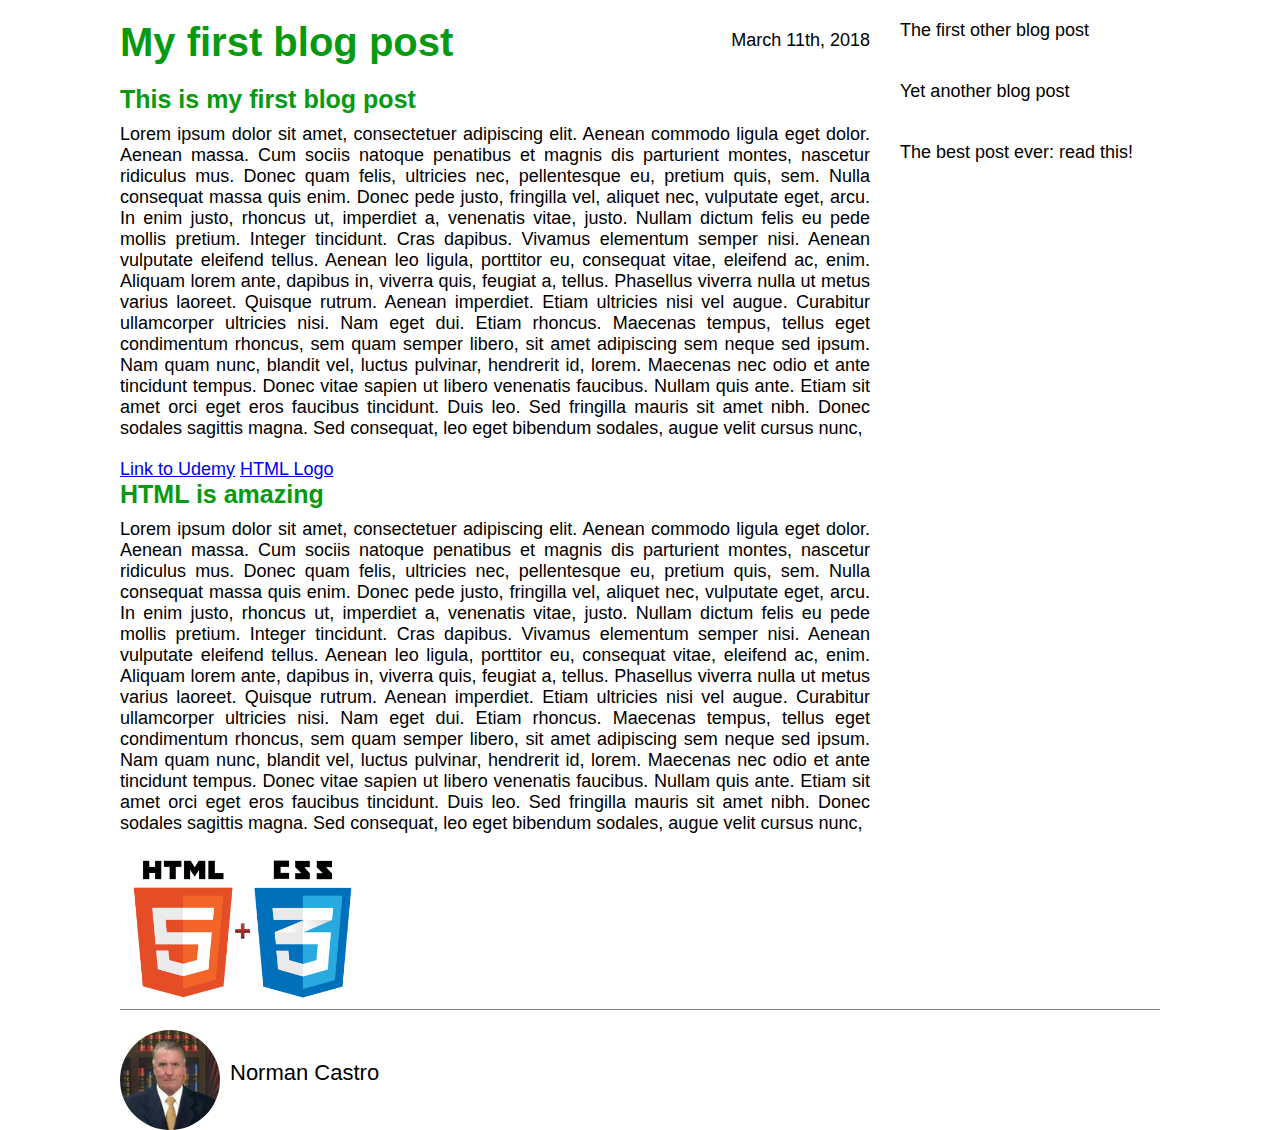
<file: blog post/index.html>
<!DOCTYPE html>
    <html>
        <head>
            <title>My first blog post</title>
            <link rel="stylesheet" type="text/css" href="style.css">
        </head>
        <body>
            <!--<header class="main-header">This is the header</header>-->
            <div class="container">
                <div class="blog-post">
                    <h1>My first blog post</h1>
                    <p class="date">March 11th, 2018</p>
                    <h2>This is my first blog post</h2>
                    <p class="main-text">            
                        Lorem ipsum dolor sit amet, consectetuer adipiscing elit. Aenean commodo ligula eget dolor. Aenean massa. Cum sociis natoque penatibus et magnis dis parturient montes, nascetur ridiculus mus. Donec quam felis, ultricies nec, pellentesque eu, pretium quis, sem. Nulla consequat massa quis enim. Donec pede justo, fringilla vel, aliquet nec, vulputate eget, arcu. In enim justo, rhoncus ut, imperdiet a, venenatis vitae, justo. Nullam dictum felis eu pede mollis pretium. Integer tincidunt. Cras dapibus. Vivamus elementum semper nisi. Aenean vulputate eleifend tellus. Aenean leo ligula, porttitor eu, consequat vitae, eleifend ac, enim. Aliquam lorem ante, dapibus in, viverra quis, feugiat a, tellus. Phasellus viverra nulla ut metus varius laoreet. Quisque rutrum. Aenean imperdiet. Etiam ultricies nisi vel augue. Curabitur ullamcorper ultricies nisi. Nam eget dui. Etiam rhoncus. Maecenas tempus, tellus eget condimentum rhoncus, sem quam semper libero, sit amet adipiscing sem neque sed ipsum. Nam quam nunc, blandit vel, luctus pulvinar, hendrerit id, lorem. Maecenas nec odio et ante tincidunt tempus. Donec vitae sapien ut libero venenatis faucibus. Nullam quis ante. Etiam sit amet orci eget eros faucibus tincidunt. Duis leo. Sed fringilla mauris sit amet nibh. Donec sodales sagittis magna. Sed consequat, leo eget bibendum sodales, augue velit cursus nunc,
                    </p>

                    <a href="http://www.udemy.com" target="_blank">Link to Udemy</a>
                    <a href="logo.png" target="_blank">HTML Logo</a>

                    <h2>HTML is amazing</h2>
                    <p class="main-text">
                        Lorem ipsum dolor sit amet, consectetuer adipiscing elit. Aenean commodo ligula eget dolor. Aenean massa. Cum sociis natoque penatibus et magnis dis parturient montes, nascetur ridiculus mus. Donec quam felis, ultricies nec, pellentesque eu, pretium quis, sem. Nulla consequat massa quis enim. Donec pede justo, fringilla vel, aliquet nec, vulputate eget, arcu. In enim justo, rhoncus ut, imperdiet a, venenatis vitae, justo. Nullam dictum felis eu pede mollis pretium. Integer tincidunt. Cras dapibus. Vivamus elementum semper nisi. Aenean vulputate eleifend tellus. Aenean leo ligula, porttitor eu, consequat vitae, eleifend ac, enim. Aliquam lorem ante, dapibus in, viverra quis, feugiat a, tellus. Phasellus viverra nulla ut metus varius laoreet. Quisque rutrum. Aenean imperdiet. Etiam ultricies nisi vel augue. Curabitur ullamcorper ultricies nisi. Nam eget dui. Etiam rhoncus. Maecenas tempus, tellus eget condimentum rhoncus, sem quam semper libero, sit amet adipiscing sem neque sed ipsum. Nam quam nunc, blandit vel, luctus pulvinar, hendrerit id, lorem. Maecenas nec odio et ante tincidunt tempus. Donec vitae sapien ut libero venenatis faucibus. Nullam quis ante. Etiam sit amet orci eget eros faucibus tincidunt. Duis leo. Sed fringilla mauris sit amet nibh. Donec sodales sagittis magna. Sed consequat, leo eget bibendum sodales, augue velit cursus nunc,
                    </p>
                    <img src="logo.png" alt="The HTML5 logo">
                    
                </div>
                <div class="other-posts">
                    <div class="other">
                        The first other blog post
                    </div>
                    <div class="other">
                        Yet another blog post
                    </div>
                    <div class="other">
                        The best post ever: read this!
                    </div>
                </div>
                <!-- clearfix adds an empty div after the element to clear
                    out the float property. -->
                <div class="clearfix"></div>
                
                <div class="author-box">
                    <img src="author.jpg" alt="Author photo">
                    <p class="author-text">Norman Castro</p>  
                </div>
            </div>
        </body>
    </html>
</file>
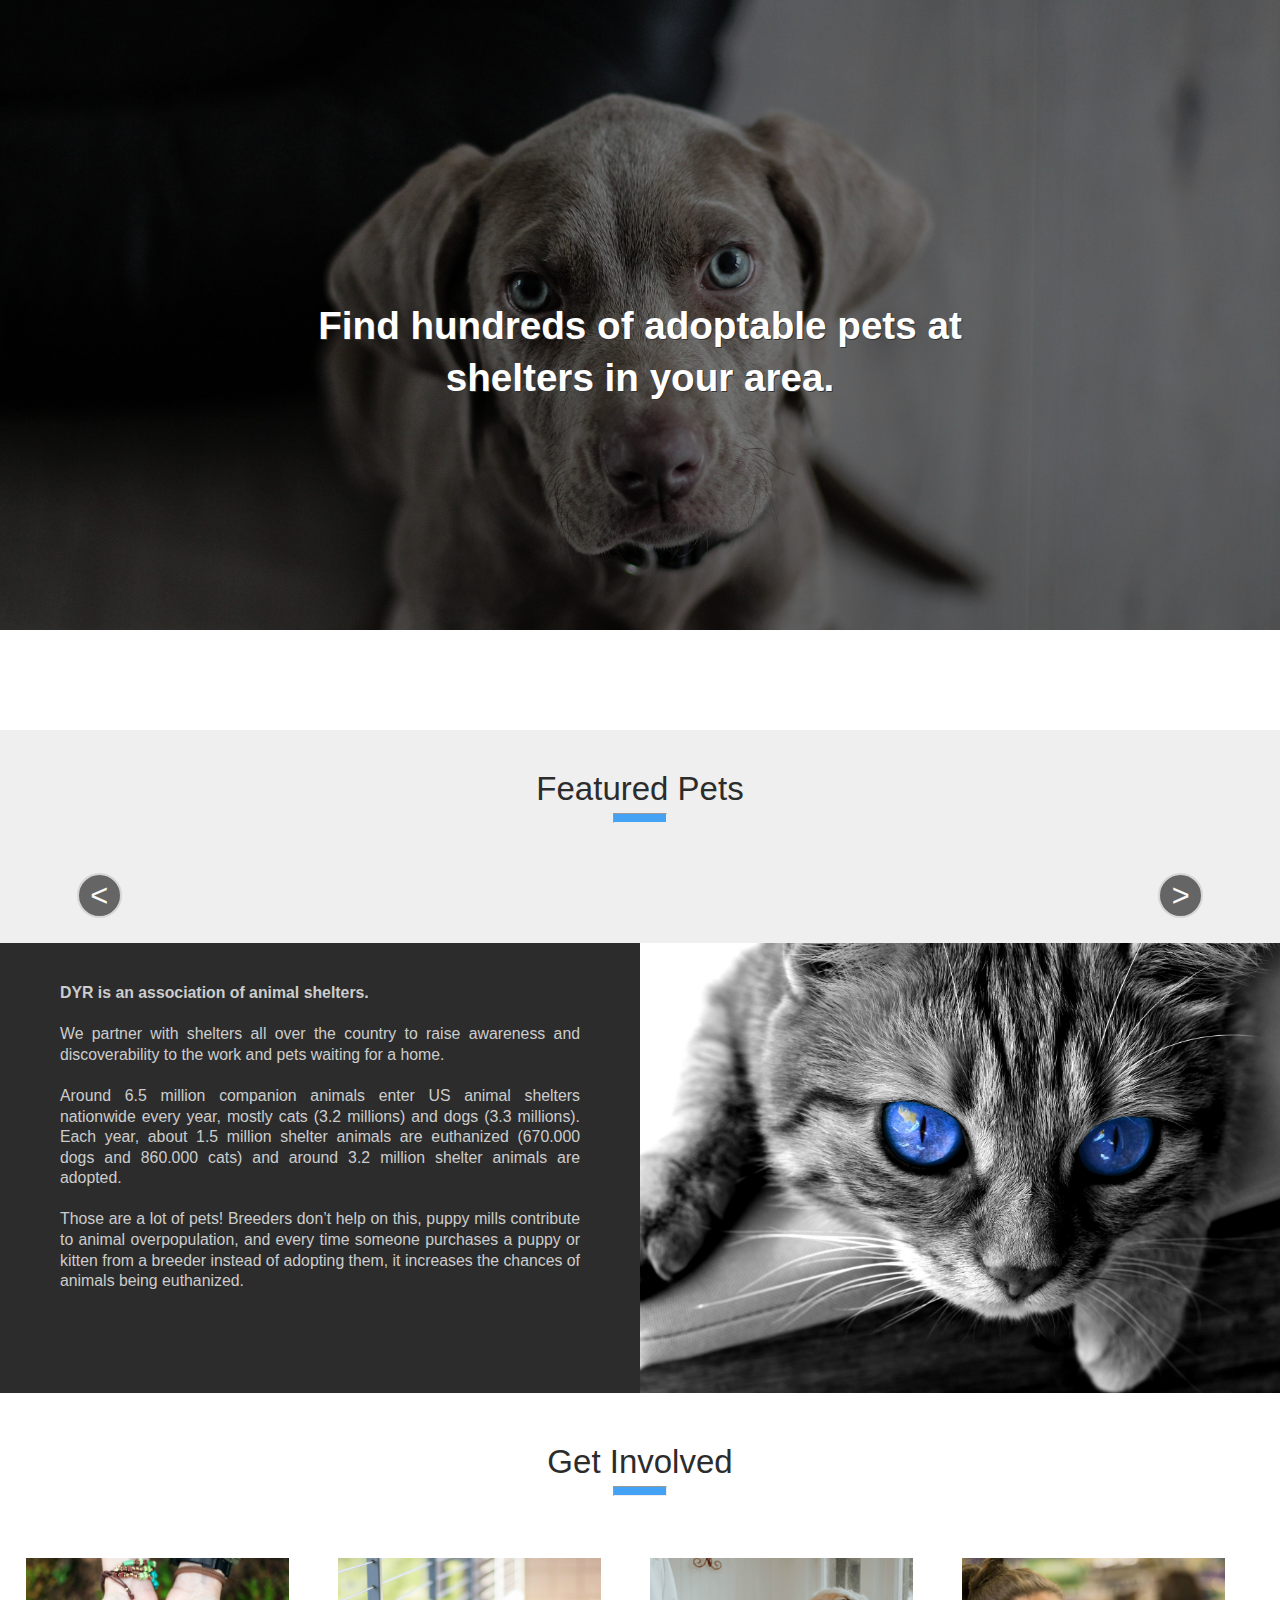
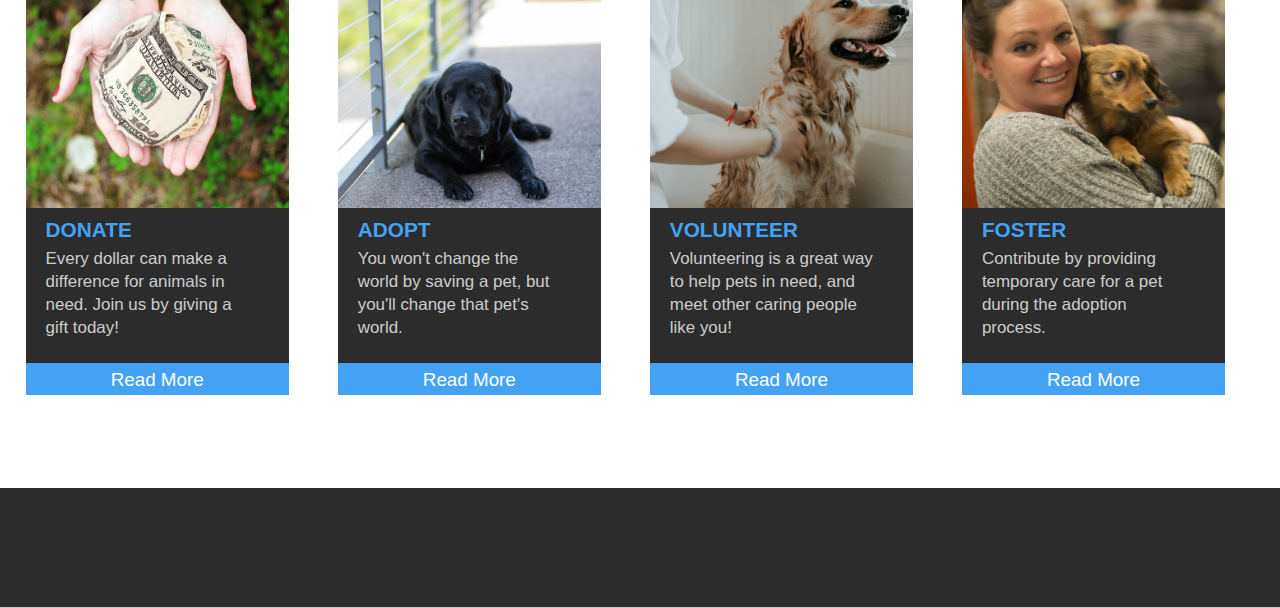
<file: dyr/index.html>
<!DOCTYPE html>
<html lang="en">
    <head>
        <!-- Tells mobile phones to not zoom out, and start with scale of 1 -->
        <meta name="viewport" content="width=device-width, initial-scale=1.0">

        <link rel="stylesheet" type="text/css" href="vendors/css/normalize.css">
        <link rel="stylesheet" type="text/css" href="vendors/css/grid.css">
        <link rel="stylesheet" type="text/css" href="vendors/css/animate.css">
        <link rel="stylesheet" type="text/css" href="resources/css/style.css">
        <link rel="stylesheet" type="text/css" href="resources/css/queries.css">
        <link rel="stylesheet" type="text/css" href="vendors/css/owl.carousel.min.css"/>
        <link rel="stylesheet" type="text/css" href="vendors/css/owl.theme.default.min.css"/>
        <link rel="import" href="templates.html" id="templates">
        
        <script src="vendors/js/fontawesome-all.min.js"></script>
        <title>DYR</title>
    </head>
    <body>
        <header>
            <div class="banner-img"></div>
            <!--
            <nav>
                <div class="row">
                    <a href="#" class="logo">DYR</a>
                    <a class="mobile-nav-icon js--nav-icon">
                        <i class="icon fas fa-bars"></i>
                    </a>
                    <ul class="nav main-nav js--main-nav">
                        <li><a href="search.html">Find a Pet</a></li>
                        <li><a href="#">Find Shelters & Rescues</a></li>
                        <li><a href="#">Adoption Info</a></li>
                        <li><a href="#">Get Involved</a></li>
                        <li><a href="#">Search</a></li>
                        <li><a href="#">Join | Login</a></li>
                    </ul>
                </div>
            </nav>
            -->

            <div class="banner-text">
                <h1>Find hundreds of adoptable pets at shelters in your area.</h1>
            </div>
        </header>
        <section class="section-search">
            <!--
            <form method="post" action="#">
                <div class="input-field">
                    <input type="text" placeholder="Enter Location">
                </div>
                <div class="input-field">
                    <select name="pet-type">
                        <option value="" selected disabled hidden>Select Pet Type</option>
                        <option value="dogs">Dogs</option>
                        <option value="cats">Cats</option>
                        <option value="other">Other</option>
                    </select>
                </div>
                <div class="input-field">
                    <select name="breed">
                        <option value="" selected disabled hidden>Select Breed (Optional)</option>
                        <option value="other">Other</option>
                    </select>
                </div>
                <div class="input-field">
                    <a class="btn btn-primary" href="#">Find a pet</a>
                </div>
            </form>
            -->
        </section>
        
        <section class="section-featured">
            <div class="row section-title">
                <h2>Featured Pets</h2>
                <hr>
            </div>
            <div class="carousel-wrapper">
                <div class="carousel-arrow arrow-left">&lt;</div>
                <div class="info-box-row owl-carousel owl-theme js--carousel-home">
                    <div class="info-box">
                        <a href="#"><img src="resources/img/american-foxhound.jpg" alt="American Foxhound"></a>
                        <div class="details">
                            <a class="info-box-name" href="#">Lily</a>
                            <i class="far fa-heart"></i>
                            <p class="pet-breed">American Foxhound</p>
                            <div class="additional-info">
                                <p>Young - Female - Large</p>
                                <br>
                                <p>Bayside, NY</p>
                            </div>
                        </div>
                        <div class="info-box-link">
                            <a href="#">View Profile</a>
                        </div>
                    </div>
                    <div class="info-box">
                        <a href="#"><img src="resources/img/west-highland-terrier.jpg" alt="West Highland Terrier"></a>
                        <div class="details">
                            <a class="info-box-name" href="#">Cali</a>
                            <i class="far fa-heart"></i>
                            <p class="pet-breed">West Highland Terrier</p>
                            <div class="additional-info">
                                <p>Young - Male - Small</p>
                                <br>
                                <p>New York, NY</p>
                            </div>
                        </div>
                        <div class="info-box-link">
                            <a href="#">View Profile</a>
                        </div>
                    </div>
                    <div class="info-box">
                        <a href="#"><img src="resources/img/domestic-short-hair-cat.jpg" alt="Domestic Short Hair Cat"></a>
                        <div class="details">
                            <a class="info-box-name" href="#">Melika</a>
                            <i class="far fa-heart"></i>
                            <p class="pet-breed">Domestic Short Hair</p>
                            <div class="additional-info">
                                <p>Adult - Female - Large</p>
                                <br>
                                <p>Los Angeles, CA</p>
                            </div>
                        </div>
                        <div class="info-box-link">
                            <a href="#">View Profile</a>
                        </div>
                    </div>
                    <div class="info-box">
                        <a href="#"><img src="resources/img/golden-retriever.jpg" alt="Golden Retriever"></a>
                        <div class="details">
                            <a class="info-box-name" href="#">Charli</a>
                            <i class="far fa-heart"></i>
                            <p class="pet-breed">Golden Retriever</p>
                            <div class="additional-info">
                                <p>Young - Female - Medium</p>
                                <br>
                                <p>Manassas, VA</p>
                            </div>
                        </div>
                        <div class="info-box-link">
                            <a href="#">View Profile</a>
                        </div>
                    </div>
                    <div class="info-box">
                        <a href="#"><img src="resources/img/tabby-cat.jpg" alt="Tabby"></a>
                        <div class="details">
                            <a class="info-box-name" href="#">Smokey</a>
                            <i class="far fa-heart"></i>
                            <p class="pet-breed">Tabby</p>
                            <div class="additional-info">
                                <p>Adult - Male - Medium</p>
                                <br>
                                <p>Miami, FL</p>
                            </div>
                        </div>
                        <div class="info-box-link">
                            <a href="#">View Profile</a>
                        </div>
                    </div>
                </div>
                <div class="carousel-arrow arrow-right">&gt;</div>
            </div>
        </section>
        <section class="section-description">
            <ul class="description clearfix">
                <li>
                    <figure class="description-text">
                        <h4>DYR is an association of animal shelters.</h4><br>
                        <p>We partner with shelters all over the country to raise awareness and discoverability to the work and pets waiting for a home.</p><br>
                        <p>Around 6.5 million companion animals enter US animal 
                            shelters nationwide every year, mostly cats (3.2 millions)
                            and dogs (3.3   millions). Each year, about 1.5 million 
                            shelter animals are euthanized (670.000 dogs and 
                            860.000 cats) and around 3.2 million shelter animals
                            are adopted.</p><br>
                        <p>Those are a lot of pets! Breeders don’t help on this, 
                            puppy mills contribute to animal overpopulation, and
                            every time someone purchases a puppy or kitten from
                            a breeder instead of adopting them, it increases the
                            chances of animals being euthanized.</p>
                    </figure>
                </li>
                <li>
                    <figure class="description-photo"></figure>
                </li>
            </ul>
        </section>
        <section class="section-get-involved">
            <div class="row section-title">
                <h2>Get Involved</h2>
                <hr>
            </div>
            <div class="row info-box-row">
                <div class="col span-1-of-4">
                    <div class="info-box">
                        <a href="#"><img src="resources/img/donation-cash.jpg" alt="Donate"></a>
                        <a class="info-box-name" href="#">Donate</a>
                        <div class="additional-info">
                            <p>Every dollar can make a difference for animals in need. Join us by giving a gift today!</p>
                        </div>
                        <div class="info-box-link">
                            <a href="#">Read More</a>
                        </div>
                    </div>
                </div>
                <div class="col span-1-of-4">
                    <div class="info-box">
                        <a href="#"><img src="resources/img/adopt-dog.jpg" alt="Adopt"></a>
                        <a class="info-box-name" href="#">Adopt</a>
                        <div class="additional-info">
                            <p>You won't change the world by saving a pet, but you'll change that pet's world.</p>
                        </div>
                        <div class="info-box-link">
                            <a href="#">Read More</a>
                        </div>
                    </div>
                </div>
                <div class="col span-1-of-4">
                    <div class="info-box">
                        <a href="#"><img src="resources/img/volunteer-dog.jpg" alt="Volunteer"></a>
                        <a class="info-box-name" href="#">Volunteer</a>
                        <div class="additional-info">
                            <p>Volunteering is a great way to help pets in need, and meet other caring people like you!</p>
                        </div>
                        <div class="info-box-link">
                            <a href="#">Read More</a>
                        </div>
                    </div>
                </div>
                <div class="col span-1-of-4">
                    <div class="info-box">
                        <a href="#"><img src="resources/img/foster.JPG" alt="Volunteer"></a>
                        <a class="info-box-name" href="#">FOSTER</a>
                        <div class="additional-info">
                            <p>Contribute by providing temporary care for a pet during the adoption process.</p>
                        </div>
                        <div class="info-box-link">
                            <a href="#">Read More</a>
                        </div>
                    </div>
                </div>
            </div>
        </section>
        <section class="section-newsletter">
            
            <!--
            <div class="row">
                <form method="post" action="#">
                    <p>Stay up to date</p>
                    <div class="input-field">
                        <input type="text" placeholder="Enter Name">
                    </div>
                    <div class="input-field">
                        <input type="text" placeholder="Enter Email">
                    </div>
                    <div class="input-field">
                        <a class="btn btn-primary" href="#">Subscribe</a>
                    </div>
                </form>
            </div>
            -->
        </section>
        <footer>
            
            <!--
            <div class="row">
                <a href="#" class="logo">DYR</a>
            </div>
            <div class="row">
                <ul class="nav footer-nav">
                    <li><a href="#">About Us</a></li>
                    <li><a href="#">Contact Us</a></li>
                    <li><a href="#">Careers</a></li>
                    <li><a href="#">Partnering Shelters</a></li>
                    <li><a href="#">Events</a></li>
                </ul>
            </div>
            <div class="row">
                <ul class="social-links">
                    <li><a href="#"><i class="fab fa-facebook-square"></i></a></li>
                    <li><a href="#"><i class="fab fa-pinterest"></i></a></li>
                    <li><a href="#"><i class="fab fa-twitter-square"></i></a></li>
                    <li><a href="#"><i class="fab fa-instagram"></i></a></li>
                    <li><a href="#"><i class="fab fa-google-plus-square"></i></a></li>
                </ul>
            </div>
            <div class="row">
                <p>Made in New York - Copyright 2017 - All rights reserved.</p>
            </div>
            -->

        </footer>
        <script src="https://ajax.googleapis.com/ajax/libs/jquery/3.3.1/jquery.min.js"></script>
        <script src="vendors/js/jquery.waypoints.min.js"></script>
        <script src="vendors/js/owl.carousel.min.js"></script>
        <script src="resources/js/script.js"></script>
    </body>
</html>
</file>
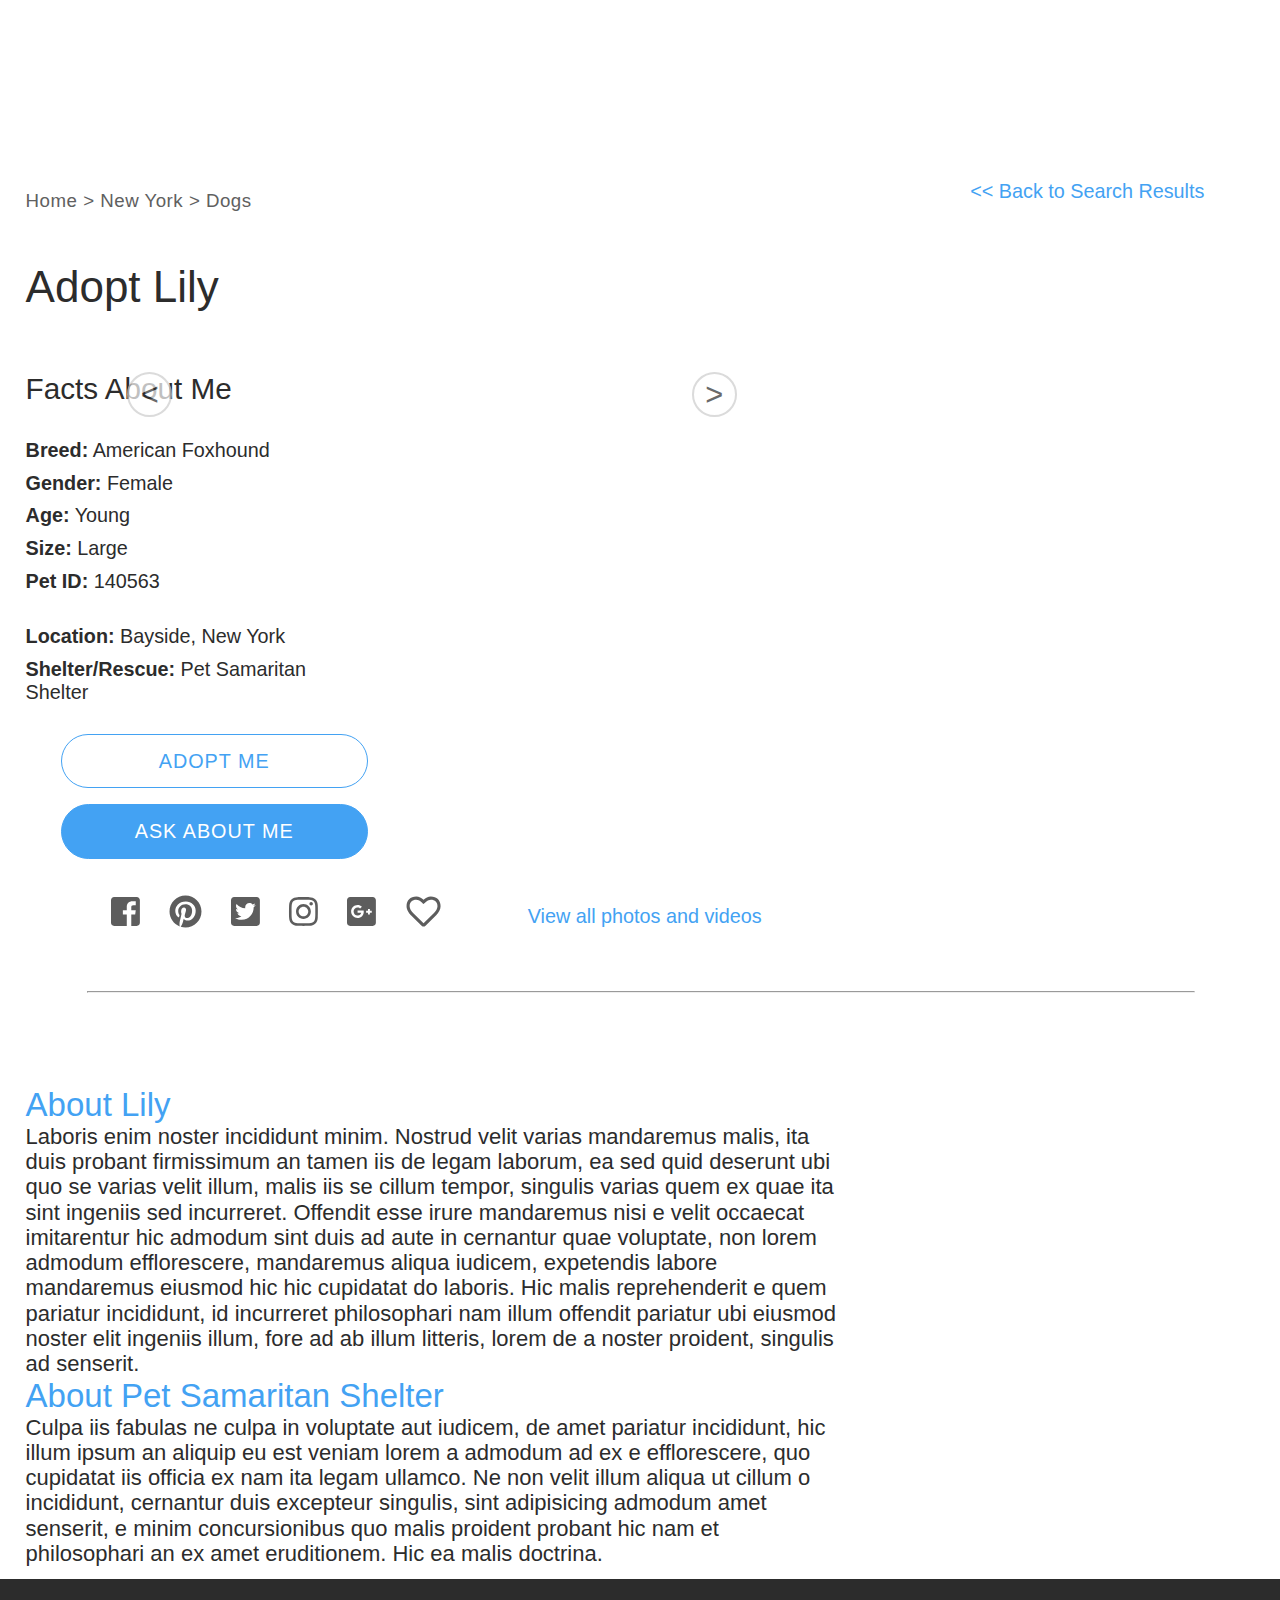
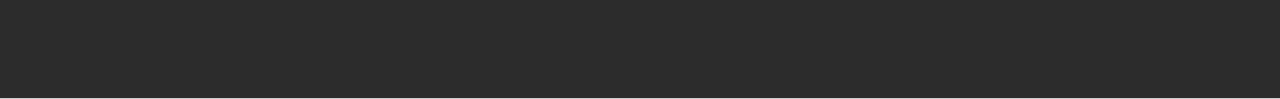
<file: dyr/profile.html>
<!DOCTYPE html>
<html lang="en">
    <head>
        <!-- Tells mobile phones to not zoom out, and start with scale of 1 -->
        <meta name="viewport" content="width=device-width, initial-scale=1.0">

        <link rel="stylesheet" type="text/css" href="vendors/css/normalize.css">
        <link rel="stylesheet" type="text/css" href="vendors/css/grid.css">
        <link rel="stylesheet" type="text/css" href="vendors/css/animate.css">
        <link rel="stylesheet" type="text/css" href="resources/css/style.css">
        <link rel="stylesheet" type="text/css" href="resources/css/queries.css">
        <link rel="stylesheet" type="text/css" href="vendors/css/owl.carousel.min.css"/>
        <link rel="stylesheet" type="text/css" href="vendors/css/owl.theme.default.min.css"/>
        <link rel="import" href="templates.html" id="templates">

        <script src="vendors/js/fontawesome-all.min.js"></script>
        <title>Adopt Lily</title>
    </head>
    <body>
        <!-- NAV BAR inserted via JS -->
        <header class="header-no-img"></header>
        <section class="section-search"></section>
        <section class="section-results">
            <div class="row breadcrumb">
                <p>Home &gt; New York &gt; Dogs</p>
                <a class="content-link" href="search.html">&lt;&lt; Back to Search Results</a>
            </div>
        </section>
        <section class="section-profile">
            <div class="row">
                <h1>Adopt Lily</h1>
            </div>
            <div class="row">
                <div class="col span-2-of-3 carousel-wrapper">
                    <div class="carousel-arrow arrow-left">&lt;</div>
                    <div class="owl-carousel owl-theme js--carousel-profile">
                        <img src="resources/img/american-foxhound.jpg" alt="American Foxhound">
                        <img src="resources/img/american-foxhound-2.jpeg" alt="American Foxhound">
                        <img src="resources/img/american-foxhound-3.jpeg" alt="American Foxhound">
                    </div>
                    <div class="carousel-arrow arrow-right">&gt;</div>
                </div>
                <div class="col span-1-of-3 pet-details">
                    <h2>Facts About Me</h2>
                    <br>
                    <p><strong>Breed:</strong> American Foxhound</p>
                    <p><strong>Gender:</strong> Female</p>
                    <p><strong>Age:</strong> Young</p>
                    <p><strong>Size:</strong> Large</p>
                    <p><strong>Pet ID:</strong> 140563</p>
                    <br>
                    <p><strong>Location:</strong> Bayside, New York</p>
                    <p><strong>Shelter/Rescue:</strong> Pet Samaritan Shelter</p>
                    <div class="btn-group">
                        <a class="btn" href="#">Adopt Me</a>
                        <a class="btn" href="#">Ask About Me</a>
                    </div>
                </div>
            </div>
            <div class="row profile-links">
                <ul class="social-links">
                    <li><a href="#"><i class="fab fa-facebook-square"></i></a></li>
                    <li><a href="#"><i class="fab fa-pinterest"></i></a></li>
                    <li><a href="#"><i class="fab fa-twitter-square"></i></a></li>
                    <li><a href="#"><i class="fab fa-instagram"></i></a></li>
                    <li><a href="#"><i class="fab fa-google-plus-square"></i></a></li>
                    <li><a href="#"><i class="far fa-heart"></i></a></li>
                </ul>
                <a class="content-link" href="#">View all photos and videos</a>
                <hr class="separator">
            </div>
        </section>
        <section class="section-information">
            <div class="row">
                <div class="col span-2-of-3">
                    <h2>About Lily</h2>
                    <p>
                        Laboris enim noster incididunt minim. Nostrud velit varias mandaremus malis, ita 
                        duis probant firmissimum an tamen iis de legam laborum, ea sed quid deserunt ubi 
                        quo se varias velit illum, malis iis se cillum tempor, singulis varias quem ex 
                        quae ita sint ingeniis sed incurreret. Offendit esse irure mandaremus nisi e 
                        velit occaecat imitarentur hic admodum sint duis ad aute in cernantur quae 
                        voluptate, non lorem admodum efflorescere, mandaremus aliqua iudicem, expetendis 
                        labore mandaremus eiusmod hic hic cupidatat do laboris. Hic malis reprehenderit 
                        e quem pariatur incididunt, id incurreret philosophari nam illum offendit 
                        pariatur ubi eiusmod noster elit ingeniis illum, fore ad ab illum litteris, 
                        lorem de a noster proident, singulis ad senserit.
                    </p>
                    <h2>About Pet Samaritan Shelter</h2>
                    <p>
                        Culpa iis fabulas ne culpa in voluptate aut iudicem, de amet pariatur incididunt, hic illum ipsum an aliquip eu est veniam lorem a admodum ad ex e efflorescere, quo cupidatat iis officia ex nam ita legam ullamco. Ne non velit illum aliqua ut cillum o incididunt, cernantur duis excepteur singulis, sint adipisicing admodum amet senserit, e minim concursionibus quo malis proident probant hic nam et philosophari an ex amet eruditionem. Hic ea malis doctrina.
                    </p>
                </div>
                <div class="col span-1-of-3">
                </div>
            </div>
        </section>
        <section class="section-newsletter"></section>
        <footer></footer>
        <script src="https://ajax.googleapis.com/ajax/libs/jquery/3.3.1/jquery.min.js"></script>
        <script src="vendors/js/jquery.waypoints.min.js"></script>
        <script src="vendors/js/owl.carousel.min.js"></script>
        <script src="resources/js/script.js"></script>
    </body>
</html>
</file>
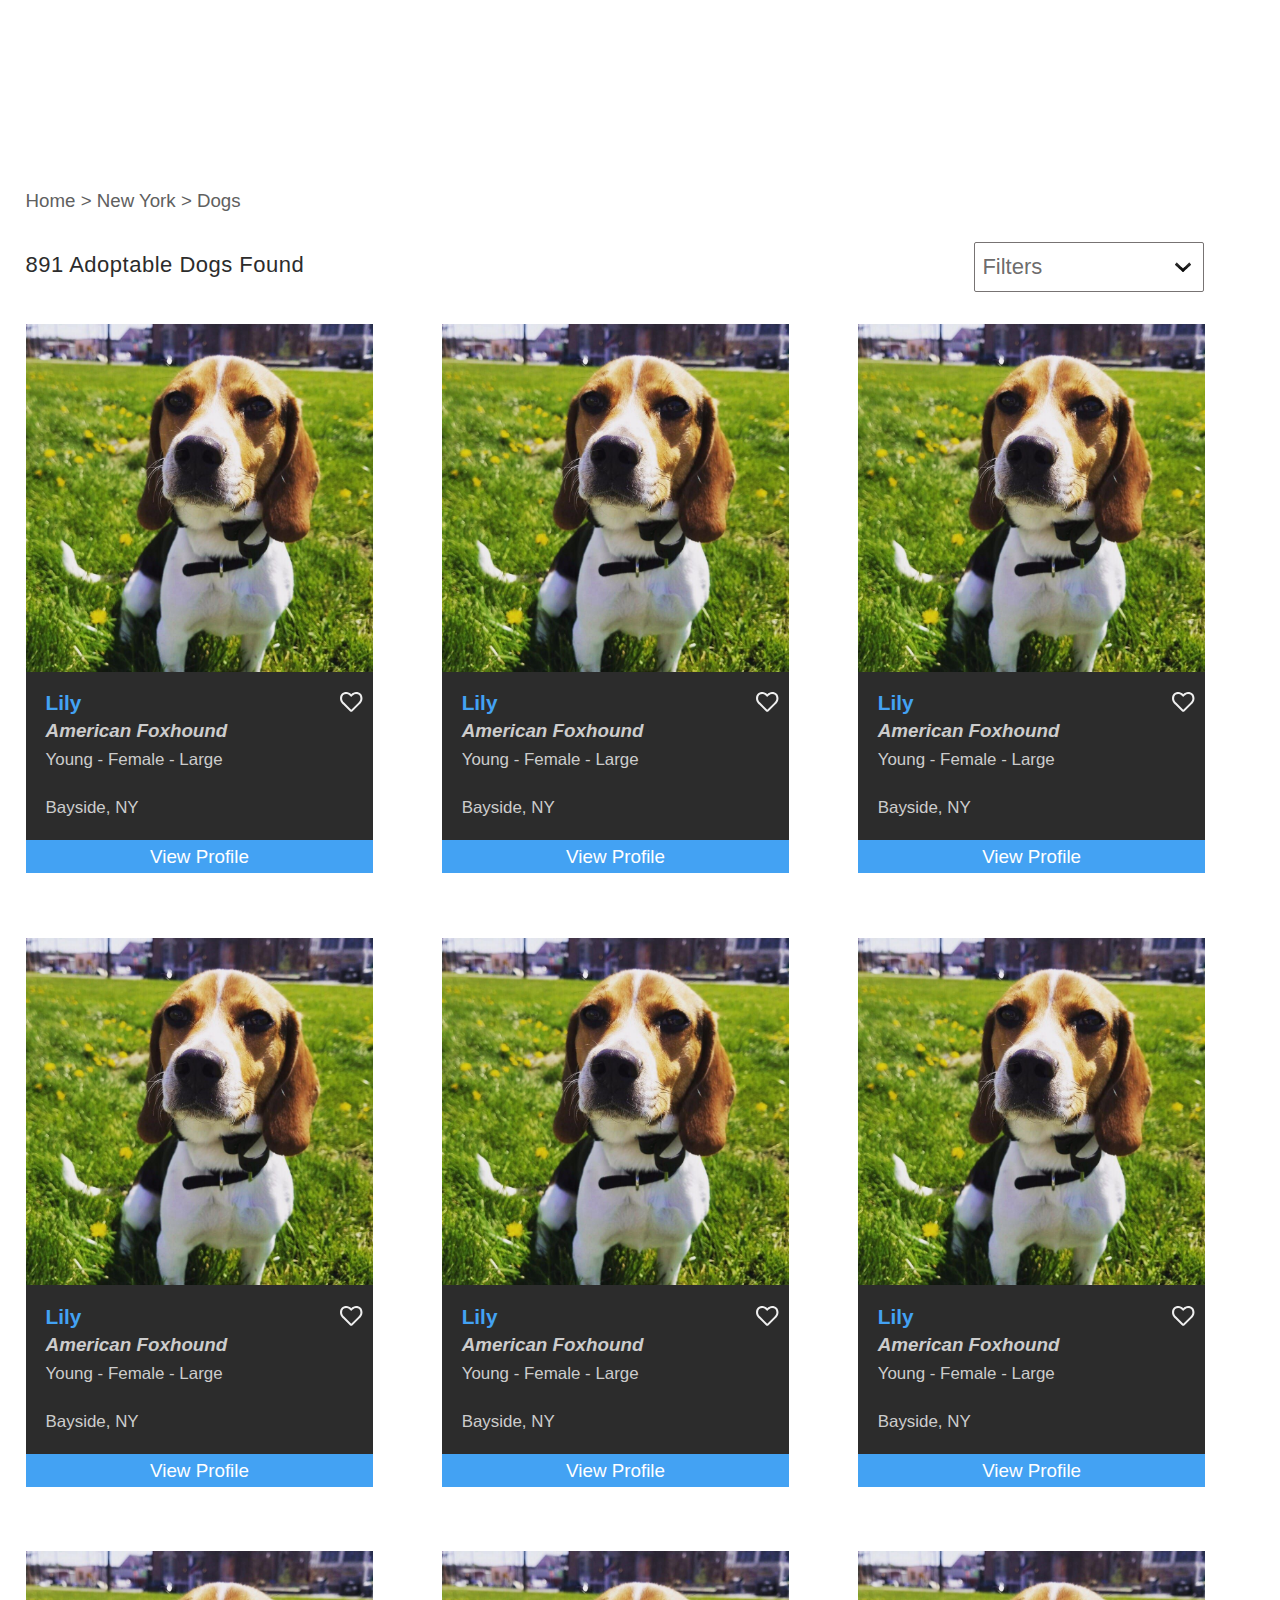
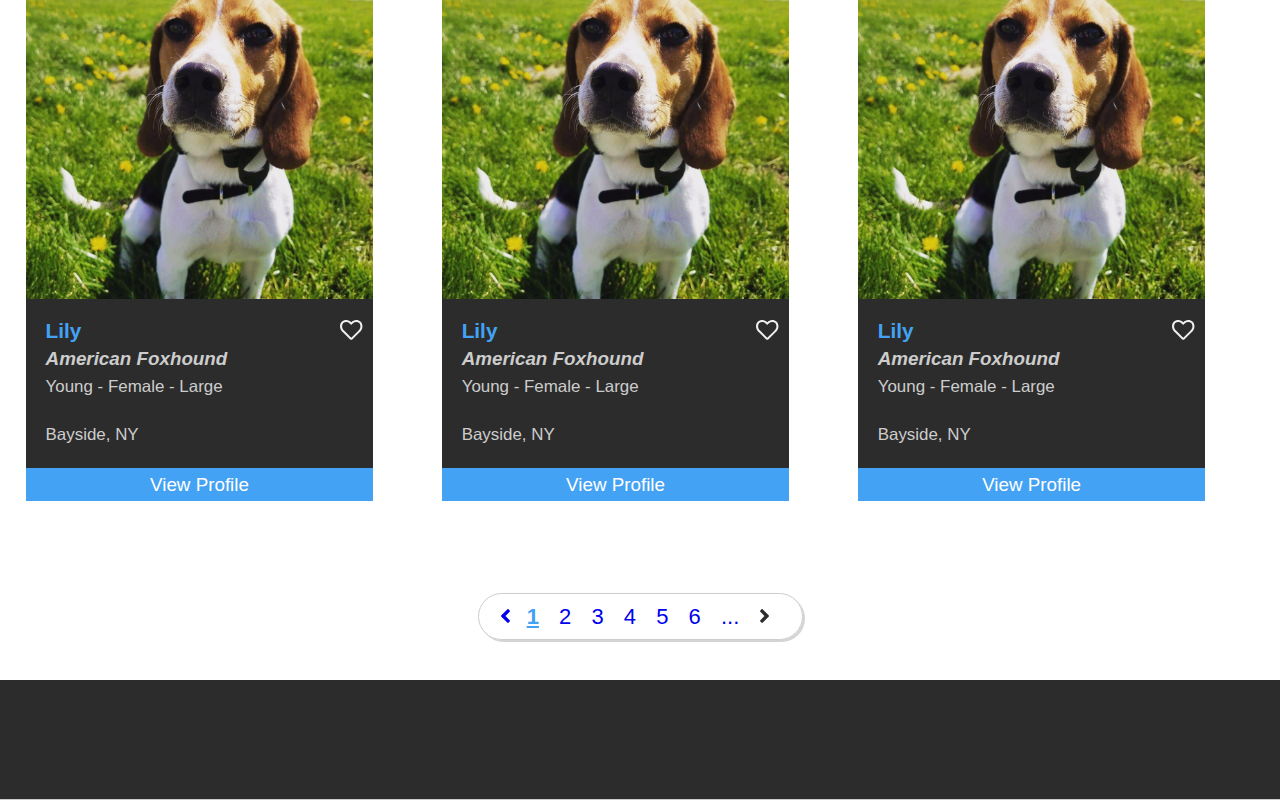
<file: dyr/search.html>
<!DOCTYPE html>
<html lang="en">
    <head>
        <!-- Tells mobile phones to not zoom out, and start with scale of 1 -->
        <meta name="viewport" content="width=device-width, initial-scale=1.0">

        <link rel="stylesheet" type="text/css" href="vendors/css/normalize.css">
        <link rel="stylesheet" type="text/css" href="vendors/css/grid.css">
        <link rel="stylesheet" type="text/css" href="vendors/css/animate.css">
        <link rel="stylesheet" type="text/css" href="resources/css/style.css">
        <link rel="stylesheet" type="text/css" href="resources/css/queries.css">
        <link rel="stylesheet" type="text/css" href="vendors/css/owl.carousel.min.css"/>
        <link rel="stylesheet" type="text/css" href="vendors/css/owl.theme.default.min.css"/>
        <link rel="import" href="templates.html" id="templates">

        <script src="vendors/js/fontawesome-all.min.js"></script>
        <title>Pet Search</title>
    </head>
    <body>
        <!-- NAV BAR inserted via JS -->
        <header class="header-no-img"></header>
        
        <section class="section-search"></section>
        
        <section class="section-results">
            <div class="row breadcrumb">
                <p>Home &gt; New York &gt; Dogs</p>
                <p>891 Adoptable Dogs Found</p>
                <div class="input-field filter-menu">
                    <select name="filters">
                        <option value="" selected disabled hidden>Filters</option>
                    </select>
                </div>
                <div class="filter-options">
                        <form method="post" action="#">
                            <div class="row">
                                <div class="col span-1-of-5">
                                    <h3>Distance</h3>
                                    
                                    <input type="radio" name="distance" id="within-10" value="within-10">
                                    <label for="within-10">Within 10 miles</label><br>
                                    
                                    <input type="radio" name="distance" id="within-25" value="within-25"><label for="within-25">Within 25 miles</label><br>
                                    
                                    <input type="radio" name="distance" id="within-50" value="within-50"><label for="within-50">Within 50 miles</label><br>
                                    
                                    <input type="radio" name="distance" id="within-100" value="within-100"><label for="within-100">Within 100 miles</label>
                                </div>
                                <div class="col span-1-of-5">
                                    <h3>Size</h3>
                                    
                                    <input type="checkbox" name="size" id="small" value="small"><label for="small">Small</label><br>
                                    
                                    <input type="checkbox" name="size" id="medium" value="medium"><label for="medium">Medium</label><br>
                                    
                                    <input type="checkbox" name="size" id="large" value="large"><label for="large">Large</label><br>
                                    
                                    <input type="checkbox" name="size" id="xtra-large" value="xtra-large"><label for="xtra-large">X-Large</label>
                                </div>
                                <div class="col span-1-of-5">
                                    <h3>Age</h3>
                                    
                                    <input type="checkbox" name="age" id="baby" value="baby"><label for="baby">Baby</label><br>
                                    
                                    <input type="checkbox" name="age" id="young" value="young"><label for="young">Young</label><br>
                                    
                                    <input type="checkbox" name="age" id="adult" value="adult"><label for="adult">Adult</label><br>
                                    
                                    <input type="checkbox" name="age" id="senior" value="senior"><label for="senior">Senior</label>
                                </div>
                                <div class="col span-1-of-5">
                                    <h3>Gender</h3>
                                    
                                    <input type="radio" name="gender" id="male" value="male"><label for="male">Male</label><br>
                                    
                                    <input type="radio" name="gender" id="female" value="female"><label for="female">Female</label>
                                </div>
                                <div class="col span-1-of-5">
                                    <h3>Characteristics</h3>
                                    
                                    <input type="checkbox" name="characteristics" id="house-trained" value="house-trained"><label for="house-trained">House Trained</label><br>
                                    
                                    <input type="checkbox" name="characteristics" id="spayed-neutered" value="spayed-neutered"><label for="spayed-neutered">Spayed / Neutered</label><br>
                                    
                                    <input type="checkbox" name="characteristics" id="dog-friendly" value="dog-friendly"><label for="dog-friendly">Dog-Friendly</label><br>
                                    
                                    <input type="checkbox" name="characteristics" id="cat-friendly" value="cat-friendly"><label for="cat-friendly">Cat-Friendly</label><br>
                                    
                                    <input type="checkbox" name="characteristics" id="great-with-kids" value="great-with-kids"><label for="great-with-kids">Great with kids</label>
                                </div>
                            </div>
                            <div class="row btn-group">
                                <a class="btn" href="#">Clear</a>
                                <a class="btn" href="#">Apply Filters</a>
                            </div>
                        </form>
                    </div>
            </div>
            <div class="row info-box-row">
                <div class="col span-1-of-3">
                    <div class="info-box">
                        <a href="profile.html"><img src="resources/img/american-foxhound.jpg" alt="American Foxhound"></a>
                        <div class="details">
                            <a class="info-box-name" href="profile.html">Lily</a>
                            <i class="far fa-heart"></i>
                            <p class="pet-breed">American Foxhound</p>
                            <div class="additional-info">
                                <p>Young - Female - Large</p>
                                <br>
                                <p>Bayside, NY</p>
                            </div>
                        </div>
                        <div class="info-box-link">
                            <a href="#">View Profile</a>
                        </div>
                    </div>
                </div>
                <div class="col span-1-of-3">
                    <div class="info-box">
                        <a href="#"><img src="resources/img/american-foxhound.jpg" alt="American Foxhound"></a>
                        <div class="details">
                            <a class="info-box-name" href="#">Lily</a>
                            <i class="far fa-heart"></i>
                            <p class="pet-breed">American Foxhound</p>
                            <div class="additional-info">
                                <p>Young - Female - Large</p>
                                <br>
                                <p>Bayside, NY</p>
                            </div>
                        </div>
                        <div class="info-box-link">
                            <a href="#">View Profile</a>
                        </div>
                    </div>
                </div>
                <div class="col span-1-of-3">
                    <div class="info-box">
                        <a href="#"><img src="resources/img/american-foxhound.jpg" alt="American Foxhound"></a>
                        <div class="details">
                            <a class="info-box-name" href="#">Lily</a>
                            <i class="far fa-heart"></i>
                            <p class="pet-breed">American Foxhound</p>
                            <div class="additional-info">
                                <p>Young - Female - Large</p>
                                <br>
                                <p>Bayside, NY</p>
                            </div>
                        </div>
                        <div class="info-box-link">
                            <a href="#">View Profile</a>
                        </div>
                    </div>
                </div>
            </div>
            <div class="row info-box-row">
                <div class="col span-1-of-3">
                    <div class="info-box">
                        <a href="#"><img src="resources/img/american-foxhound.jpg" alt="American Foxhound"></a>
                        <div class="details">
                            <a class="info-box-name" href="#">Lily</a>
                            <i class="far fa-heart"></i>
                            <p class="pet-breed">American Foxhound</p>
                            <div class="additional-info">
                                <p>Young - Female - Large</p>
                                <br>
                                <p>Bayside, NY</p>
                            </div>
                        </div>
                        <div class="info-box-link">
                            <a href="#">View Profile</a>
                        </div>
                    </div>
                </div>
                <div class="col span-1-of-3">
                    <div class="info-box">
                        <a href="#"><img src="resources/img/american-foxhound.jpg" alt="American Foxhound"></a>
                        <div class="details">
                            <a class="info-box-name" href="#">Lily</a>
                            <i class="far fa-heart"></i>
                            <p class="pet-breed">American Foxhound</p>
                            <div class="additional-info">
                                <p>Young - Female - Large</p>
                                <br>
                                <p>Bayside, NY</p>
                            </div>
                        </div>
                        <div class="info-box-link">
                            <a href="#">View Profile</a>
                        </div>
                    </div>
                </div>
                <div class="col span-1-of-3">
                    <div class="info-box">
                        <a href="#"><img src="resources/img/american-foxhound.jpg" alt="American Foxhound"></a>
                        <div class="details">
                            <a class="info-box-name" href="#">Lily</a>
                            <i class="far fa-heart"></i>
                            <p class="pet-breed">American Foxhound</p>
                            <div class="additional-info">
                                <p>Young - Female - Large</p>
                                <br>
                                <p>Bayside, NY</p>
                            </div>
                        </div>
                        <div class="info-box-link">
                            <a href="#">View Profile</a>
                        </div>
                    </div>
                </div>
            </div>
            <div class="row info-box-row">
                <div class="col span-1-of-3">
                    <div class="info-box">
                        <a href="#"><img src="resources/img/american-foxhound.jpg" alt="American Foxhound"></a>
                        <div class="details">
                            <a class="info-box-name" href="#">Lily</a>
                            <i class="far fa-heart"></i>
                            <p class="pet-breed">American Foxhound</p>
                            <div class="additional-info">
                                <p>Young - Female - Large</p>
                                <br>
                                <p>Bayside, NY</p>
                            </div>
                        </div>
                        <div class="info-box-link">
                            <a href="#">View Profile</a>
                        </div>
                    </div>
                </div>
                <div class="col span-1-of-3">
                    <div class="info-box">
                        <a href="#"><img src="resources/img/american-foxhound.jpg" alt="American Foxhound"></a>
                        <div class="details">
                            <a class="info-box-name" href="#">Lily</a>
                            <i class="far fa-heart"></i>
                            <p class="pet-breed">American Foxhound</p>
                            <div class="additional-info">
                                <p>Young - Female - Large</p>
                                <br>
                                <p>Bayside, NY</p>
                            </div>
                        </div>
                        <div class="info-box-link">
                            <a href="#">View Profile</a>
                        </div>
                    </div>
                </div>
                <div class="col span-1-of-3">
                    <div class="info-box">
                        <a href="#"><img src="resources/img/american-foxhound.jpg" alt="American Foxhound"></a>
                        <div class="details">
                            <a class="info-box-name" href="#">Lily</a>
                            <i class="far fa-heart"></i>
                            <p class="pet-breed">American Foxhound</p>
                            <div class="additional-info">
                                <p>Young - Female - Large</p>
                                <br>
                                <p>Bayside, NY</p>
                            </div>
                        </div>
                        <div class="info-box-link">
                            <a href="#">View Profile</a>
                        </div>
                    </div>
                </div>
            </div>
        </section>
        <section class="section-pagination">
            <ul class="pagination">
                <li><a href="#"><i class="fas fa-angle-left"></i></a></li>
                <li class="page active"><a href="#">1</a></li>
                <li class="page"><a href="#">2</a></li>
                <li class="page"><a href="#">3</a></li>
                <li class="page"><a href="#">4</a></li>
                <li class="page"><a href="#">5</a></li>
                <li class="page"><a href="#">6</a></li>
                <li class="page"><a href="#">...</a></li>
                <li><i class="fas fa-angle-right"></i></li>
            </ul>
        </section>
        <section class="section-newsletter"></section>
        <footer></footer>
        <script src="https://ajax.googleapis.com/ajax/libs/jquery/3.3.1/jquery.min.js"></script>
        <script src="vendors/js/jquery.waypoints.min.js"></script>
        <script src="vendors/js/owl.carousel.min.js"></script>
        <script src="resources/js/script.js"></script>
    </body>
</html>
</file>
<file: blog post/style.css>
* {
    margin: 0;
    padding: 0;
    box-sizing: border-box;
}

.clearfix:after {
    content: "";
    display: table;
    clear: both;
}

body {
    font-family: Helvetica Neue, Arial;
    font-size: 18px;
}

h1, h2 {
    color: #069a11;
}

h1 {
    font-size: 40px;
    margin-bottom: 20px;
}

h2 {
    font-size: 25px;
    margin-bottom: 10px;
}

.main-text {
    text-align: justify;
    margin-bottom: 20px;
}

.author-text {
    font-size: 22px;
    float: left;
    margin-top: 30px;
    margin-left: 10px;
}

.container {
    width: 1040px;
    margin: 20px auto 0 auto;
}

.blog-post {
    width: 75%;
    float: left;
    padding-right: 30px;
   position: relative; /* This is a parent so setting this allows us to use absolute positioning */
}

.blog-post img {
    height: 150px;
    width: auto; /* Maintain the aspect ratio of the image */
}

.other-posts {
    width: 25%;
    float: left; /* Allows this element to be side by side "wrap-around" another element */
}

.author-box {
    padding-top: 20px;
    border-top: 1px solid #808080;
}

.author-box img {
    height: 100px;
    width: 100px;
    border-radius: 50%;
    float: left;
}

.other {
    margin-bottom: 40px;
}

.date {
    position: absolute; /* Parent element must be relative */
    top: 10px;
    right: 30px;
}

/*.main-header {
    position: fixed;
    top: 0;
    z-index: 99999;
    background-color: green;
    width: 100%;
    line-height: 23px;
    display: block;
    padding-top: 30px;
    padding-bottom: 30px;
}*/
</file>
<file: dyr/vendors/css/grid.css>
/*  SECTIONS  ============================================================================= */

.section {
	clear: both;
	padding: 0px;
	margin: 0px;
}

/*  GROUPING  ============================================================================= */

.row {
    zoom: 1; /* For IE 6/7 (trigger hasLayout) */
}

.row:before,
.row:after {
    content:"";
    display:table;
}
.row:after {
    clear:both;
}

/*  GRID COLUMN SETUP   ==================================================================== */

.col {
	display: block;
	float:left;
	margin: 1% 0 1% 1.6%;
}

.col:first-child { margin-left: 0; } /* all browsers except IE6 and lower */


/*  REMOVE MARGINS AS ALL GO FULL WIDTH AT 480 PIXELS */

@media only screen and (max-width: 480px) {
	.col { 
		/*margin: 1% 0 1% 0%;*/
        margin: 0;
	}
}


/*  GRID OF TWO   ============================================================================= */


.span-2-of-2 {
	width: 100%;
}

.span-1-of-2 {
	width: 49.2%;
}

/*  GO FULL WIDTH AT LESS THAN 480 PIXELS */

@media only screen and (max-width: 480px) {
	.span-2-of-2 {
		width: 100%; 
	}
	.span-1-of-2 {
		width: 100%; 
	}
}


/*  GRID OF THREE   ============================================================================= */

	
.span-3-of-3 {
	width: 100%; 
}

.span-2-of-3 {
	width: 66.13%; 
}

.span-1-of-3 {
	width: 32.26%; 
}


/*  GO FULL WIDTH AT LESS THAN 480 PIXELS */

@media only screen and (max-width: 480px) {
	.span-3-of-3 {
		width: 100%; 
	}
	.span-2-of-3 {
		width: 100%; 
	}
	.span-1-of-3 {
		width: 100%;
	}
}

/*  GRID OF FOUR   ============================================================================= */

	
.span-4-of-4 {
	width: 100%; 
}

.span-3-of-4 {
	width: 74.6%; 
}

.span-2-of-4 {
	width: 49.2%; 
}

.span-1-of-4 {
	width: 23.8%; 
}


/*  GO FULL WIDTH AT LESS THAN 480 PIXELS */

@media only screen and (max-width: 480px) {
	.span-4-of-4 {
		width: 100%; 
	}
	.span-3-of-4 {
		width: 100%; 
	}
	.span-2-of-4 {
		width: 100%; 
	}
	.span-1-of-4 {
		width: 100%; 
	}
}


/*  GRID OF FIVE   ============================================================================= */

	
.span-5-of-5 {
	width: 100%;
}

.span-4-of-5 {
  	width: 79.68%; 
}

.span-3-of-5 {
  	width: 59.36%; 
}

.span-2-of-5 {
  	width: 39.04%;
}

.span-1-of-5 {
  	width: 18.72%;
}


/*  GO FULL WIDTH AT LESS THAN 480 PIXELS */

@media only screen and (max-width: 480px) {
	.span-5-of-5 {
		width: 100%; 
	}
	.span-4-of-5 {
		width: 100%; 
	}
	.span-3-of-5 {
		width: 100%; 
	}
	.span-2-of-5 {
		width: 100%; 
	}
	.span-1-of-5 {
		width: 100%; 
	}
}


/*  GRID OF SIX   ============================================================================= */


.span-6-of-6 {
	width: 100%;
}

.span-5-of-6 {
  	width: 83.06%;
}

.span-4-of-6 {
  	width: 66.13%;
}

.span-3-of-6 {
  	width: 49.2%;
}

.span-2-of-6 {
  	width: 32.26%;
}

.span-1-of-6 {
  	width: 15.33%;
}


/*  GO FULL WIDTH AT LESS THAN 480 PIXELS */

@media only screen and (max-width: 480px) {
	.span-6-of-6 {
		width: 100%; 
	}
	.span-5-of-6 {
		width: 100%; 
	}
	.span-4-of-6 {
		width: 100%; 
	}
	.span-3-of-6 {
		width: 100%; 
	}
	.span-2-of-6 {
		width: 100%; 
	}
	.span-1-of-6 {
		width: 100%; 
	}
}



/*  GRID OF SEVEN   ============================================================================= */


.span-7-of-7 {
	width: 100%;
}

.span-6-of-7 {
	width: 85.48%;
}

.span-5-of-7 {
  	width: 70.97%;
}

.span-4-of-7 {
  	width: 56.45%;
}

.span-3-of-7 {
  	width: 41.94%;
}

.span-2-of-7 {
  	width: 27.42%;
}

.span-1-of-7 {
  	width: 12.91%;
}


/*  GO FULL WIDTH AT LESS THAN 480 PIXELS */

@media only screen and (max-width: 480px) {
	.span-7-of-7 {
		width: 100%; 
	}
	.span-6-of-7 {
		width: 100%; 
	}
	.span-5-of-7 {
		width: 100%; 
	}
	.span-4-of-7 {
		width: 100%; 
	}
	.span-3-of-7 {
		width: 100%; 
	}
	.span-2-of-7 {
		width: 100%; 
	}
	.span-1-of-7 {
		width: 100%; 
	}
}


/*  GRID OF EIGHT   ============================================================================= */

	
.span-8-of-8 {
	width: 100%;
}

.span-7-of-8 {
	width: 87.3%; 
}

.span-6-of-8 {
	width: 74.6%; 
}

.span-5-of-8 {
	width: 61.9%; 
}

.span-4-of-8 {
	width: 49.2%; 
}

.span-3-of-8 {
	width: 36.5%;
}

.span-2-of-8 {
	width: 23.8%; 
}

.span-1-of-8 {
	width: 11.1%; 
}


/*  GO FULL WIDTH AT LESS THAN 480 PIXELS */

@media only screen and (max-width: 480px) {
	.span-8-of-8 {
		width: 100%; 
	}
	.span-7-of-8 {
		width: 100%; 
	}
	.span-6-of-8 {
		width: 100%; 
	}
	.span-5-of-8 {
		width: 100%; 
	}
	.span-4-of-8 {
		width: 100%; 
	}
	.span-3-of-8 {
		width: 100%; 
	}
	.span-2-of-8 {
		width: 100%; 
	}
	.span-1-of-8 {
		width: 100%; 
	}
}


/*  GRID OF NINE   ============================================================================= */


.span-9-of-9 {
	width: 100%;
}

.span-8-of-9 {
	width: 88.71%;
}

.span-7-of-9 {
	width: 77.42%; 
}

.span-6-of-9 {
	width: 66.13%; 
}

.span-5-of-9 {
	width: 54.84%; 
}

.span-4-of-9 {
	width: 43.55%; 
}

.span-3-of-9 {
	width: 32.26%;
}

.span-2-of-9 {
	width: 20.97%; 
}

.span-1-of-9 {
	width: 9.68%; 
}


/*  GO FULL WIDTH AT LESS THAN 480 PIXELS */

@media only screen and (max-width: 480px) {
	.span-9-of-9 {
		width: 100%; 
	}
	.span-8-of-9 {
		width: 100%; 
	}
	.span-7-of-9 {
		width: 100%; 
	}
	.span-6-of-9 {
		width: 100%; 
	}
	.span-5-of-9 {
		width: 100%; 
	}
	.span-4-of-9 {
		width: 100%; 
	}
	.span-3-of-9 {
		width: 100%; 
	}
	.span-2-of-9 {
		width: 100%; 
	}
	.span-1-of-9 {
		width: 100%; 
	}
}


/*  GRID OF TEN   ============================================================================= */


.span-10-of-10 {
	width: 100%;
}

.span-9-of-10 {
	width: 89.84%;
}

.span-8-of-10 {
	width: 79.68%;
}

.span-7-of-10 {
	width: 69.52%; 
}

.span-6-of-10 {
	width: 59.36%; 
}

.span-5-of-10 {
	width: 49.2%; 
}

.span-4-of-10 {
	width: 39.04%; 
}

.span-3-of-10 {
	width: 28.88%;
}

.span-2-of-10 {
	width: 18.72%; 
}

.span-1-of-10 {
	width: 8.56%; 
}


/*  GO FULL WIDTH AT LESS THAN 480 PIXELS */

@media only screen and (max-width: 480px) {
	.span-10-of-10 {
		width: 100%; 
	}
	.span-9-of-10 {
		width: 100%; 
	}
	.span-8-of-10 {
		width: 100%; 
	}
	.span-7-of-10 {
		width: 100%; 
	}
	.span-6-of-10 {
		width: 100%; 
	}
	.span-5-of-10 {
		width: 100%; 
	}
	.span-4-of-10 {
		width: 100%; 
	}
	.span-3-of-10 {
		width: 100%; 
	}
	.span-2-of-10 {
		width: 100%; 
	}
	.span-1-of-10 {
		width: 100%; 
	}
}


/*  GRID OF ELEVEN   ============================================================================= */

.span-11-of-11 {
	width: 100%;
}

.span-10-of-11 {
	width: 90.76%;
}

.span-9-of-11 {
	width: 81.52%;
}

.span-8-of-11 {
	width: 72.29%;
}

.span-7-of-11 {
	width: 63.05%; 
}

.span-6-of-11 {
	width: 53.81%; 
}

.span-5-of-11 {
	width: 44.58%; 
}

.span-4-of-11 {
	width: 35.34%; 
}

.span-3-of-11 {
	width: 26.1%;
}

.span-2-of-11 {
	width: 16.87%; 
}

.span-1-of-11 {
	width: 7.63%; 
}


/*  GO FULL WIDTH AT LESS THAN 480 PIXELS */

@media only screen and (max-width: 480px) {
	.span-11-of-11 {
		width: 100%; 
	}
	.span-10-of-11 {
		width: 100%; 
	}
	.span-9-of-11 {
		width: 100%; 
	}
	.span-8-of-11 {
		width: 100%; 
	}
	.span-7-of-11 {
		width: 100%; 
	}
	.span-6-of-11 {
		width: 100%; 
	}
	.span-5-of-11 {
		width: 100%; 
	}
	.span-4-of-11 {
		width: 100%; 
	}
	.span-3-of-11 {
		width: 100%; 
	}
	.span-2-of-11 {
		width: 100%; 
	}
	.span-1-of-11 {
		width: 100%; 
	}
}


/*  GRID OF TWELVE   ============================================================================= */

.span-12-of-12 {
	width: 100%;
}

.span-11-of-12 {
	width: 91.53%;
}

.span-10-of-12 {
	width: 83.06%;
}

.span-9-of-12 {
	width: 74.6%;
}

.span-8-of-12 {
	width: 66.13%;
}

.span-7-of-12 {
	width: 57.66%; 
}

.span-6-of-12 {
	width: 49.2%; 
}

.span-5-of-12 {
	width: 40.73%; 
}

.span-4-of-12 {
	width: 32.26%; 
}

.span-3-of-12 {
	width: 23.8%;
}

.span-2-of-12 {
	width: 15.33%; 
}

.span-1-of-12 {
	width: 6.86%; 
}


/*  GO FULL WIDTH AT LESS THAN 480 PIXELS */

@media only screen and (max-width: 480px) {
	.span-12-of-12 {
		width: 100%; 
	}
	.span-11-of-12 {
		width: 100%; 
	}
	.span-10-of-12 {
		width: 100%; 
	}
	.span-9-of-12 {
		width: 100%; 
	}
	.span-8-of-12 {
		width: 100%; 
	}
	.span-7-of-12 {
		width: 100%; 
	}
	.span-6-of-12 {
		width: 100%; 
	}
	.span-5-of-12 {
		width: 100%; 
	}
	.span-4-of-12 {
		width: 100%; 
	}
	.span-3-of-12 {
		width: 100%; 
	}
	.span-2-of-12 {
		width: 100%; 
	}
	.span-1-of-12 {
		width: 100%; 
	}
}
</file>
<file: dyr/resources/css/style.css>
/*
Main text color: #2c2c2c;
header color: #2c2c2c;
btn-primary color: #43a2f3;
*/

/* ---------------------------------------------- */
/* BASIC SETUP */
/* ---------------------------------------------- */

* {
    margin: 0;
    padding: 0;
    -webkit-box-sizing: border-box;
    box-sizing: border-box;
}

html,
body {
    background-color: #fff;
    color: #2c2c2c;
    font-family: Avenir, Arial, sans-serif;
    font-size: 22px;
    text-rendering: optimizeLegibility;
}

.clearfix { zoom: 1 }

.clearfix:after {
    content: '';
    clear: both;
    display: block;
    visibility: hidden;
}

/* ---------------------------------------------- */
/* HEADER */
/* ---------------------------------------------- */
.banner-img {
    background-image: -webkit-gradient(linear, left top, left bottom, from(rgba(0, 0, 0, 0.4)), to(rgba(0, 0, 0, 0.5))), url(img/dogbanner.jpg);
    background-image: linear-gradient(rgba(0, 0, 0, 0.4), rgba(0, 0, 0, 0.5)), url(img/dogbanner.jpg);
    background-size: cover;
    background-position: center 5%;
    height: 70vh;
}

header .logo {
    float: left;
    margin: 10px 0 0 0;
}

.header-no-img {
    padding-bottom: 60px;
}
/* ---------------------------------------------- */
/* REUSABLE ELEMENTS */
/* ---------------------------------------------- */
h1 {
    font-weight: 700;
    font-size: 270%;
}

h2 {
    text-align: center;
    font-weight: 500;
}

.nav {
    list-style: none;
    text-align: center;
    font-size: 90%;
}

.nav li {
    display: inline-block;
}

.nav li a:link,
.nav li a:visited {
    text-decoration: none;
    color: #ccc;
}

.nav li a:hover,
.nav li a:active {
    color: #83c2f7;
}

section {
    padding: 40px 0;
}

.row, .owl-carousel {
    max-width: 1320px;
    margin: 0 auto;
}

/* Fields */
input, select {
    border-radius: 2px;
    border: 1px solid #777373;
    height: 50px;
    width: 230px;
}

input {
    padding-left: 5px;
}

select {
    -webkit-appearance: none; 
    -moz-appearance: none;
    appearance: none;
    padding-left: 7px;
    background: url(img/downarrow.png) no-repeat right #fff;
    -webkit-appearance: none;
    background-position: 200px;
}

.input-field {
    margin-right: 30px;
    display: inline-block;
    font-size: 75%;
}

.separator {
    margin: 60px 0;
    width: 90%;
    margin-left: 5%;
}

/* Links */
.content-link:link,
.content-link:visited {
    display: inline-block;
    float: right;
    font-size: 100%;
    color: #2c2c2c;
    margin: 30px 50px 0 0;
    text-decoration: none;
    font-size: 90%;
    color: #43a2f3;
}

/* Buttons */
.btn {
    text-transform: uppercase;
    color: #fff;
    text-decoration: none;
    padding: 15px 60px;
    border-radius: 100px;
    letter-spacing: 1px;
}

.btn-primary {
    background-color: #43a2f3;
}

.btn-primary:hover {
    background-color: #138af0;
}

/* Button Groups which are wrapped within a div */
.btn-group {
    float: right;
    margin: 60px 0 30px 0;
}

.btn-group .btn {
    margin-left: 35px;
}

.btn-group .btn:first-of-type:link,
.btn-group .btn:first-of-type:visited {
    color: #43a2f3;
    border: 1px solid #43a2f3;
    transition: color 0.2s, background-color 0.2s;
}

.btn-group .btn:first-of-type:hover,
.btn-group .btn:first-of-type:active {
    color: #fff;
    background-color: #138af0;
}

.btn-group .btn:nth-of-type(2):link,
.btn-group .btn:nth-of-type(2):visited {
    color: #fff;
    border: 1px solid #43a2f3;
    background-color: #43a2f3;
    padding: 15px 30px;
}

.btn-group .btn:nth-of-type(2):hover,
.btn-group .btn:nth-of-type(2):active {
    border: 1px solid #138af0;
    background-color: #138af0;
}


.logo {
    color: #fff;
    text-decoration: none;
    font-size: 250%;
    letter-spacing: 2px;
}

/* Info box grid */
.info-box {
    color: #ccc;
    background-color: #2c2c2c;
    width: 90%;
    position: relative;
}

.info-box p,
.info-box-name {
    padding: 5px 0px 3px 20px;
}

.info-box p,
.info-box a {
    font-size: 95%;
}

.info-box a:link,
.info-box a:visited {
    text-decoration: none;
}

.info-box-name:link,
.info-box-name:visited {
    color: #43a2f3;
    font-weight: bold;
    font-size: 105%;
}

.info-box-name:hover,
.info-box-name:active {
    color: #fffc19;
}

.info-box img {
    width: 100%;
    height: 250px;
    margin-bottom: 5px;
}

.section-title hr {
    margin: 5px auto 50px auto;
    background-color: #43a2f3;
    height: 8px;
    width: 52px;
}

.info-box-link {
    background-color: #43a2f3;
    margin-top: 20px;
    text-align: center;
    padding: 5px;
}

.info-box-link a:link,
.info-box-link a:visited {
    color: #fff;
    font-weight: 100;
}

.info-box-link a:hover,
.info-box-link a:active {
    color: #fffc19;
    font-weight: 100;
}

.additional-info {
    font-weight: 100;
    font-size: 90%
}

.fa-heart {
    font-size: 110%;
    font-weight: 100;
    color: #efefef;
    cursor: pointer;
    float: right;
    margin-right: 10px;
    -webkit-transition: color 0.2s;
    transition: color 0.2s;
}

.fa-heart:hover { color: #43a2f3; }

.breadcrumb {
    position: relative;
    text-align: left;
    margin-bottom: 20px;
}

.breadcrumb p:first-of-type {
    font-size: 85%;
    font-weight: 100;
    color: #606060;
}

.breadcrumb p:last-of-type {
    display: inline-block;
    letter-spacing: 0.5px;
}

.breadcrumb p { margin-top: 40px; }

.carousel-wrapper {
    position: relative;
}

.carousel-arrow {
    position: absolute;
    text-align: center;
    line-height: 42px;
    font-size: 140%;
    font-weight: 100;
    background-color: #fff;
    border: 2px solid #ccc;
    border-radius: 50%;
    width: 45px;
    height: 45px;
    top: 41%;
    z-index: 3;
    opacity: 0.7;
    color: #2c2c2c;
}

/* ---------------------------------------------- */
/* NAVIGATION */
/* ---------------------------------------------- */
nav {
    background-color: #2c2c2c;
    height: 80px;
    position: fixed;
    width: 100%;
    z-index: 9999;
}
.main-nav {
    margin-top: 30px;
    float: right;
}

.main-nav li a:link,
.main-nav li a:visited {
    padding-right: 45px;
}

/* BANNER */
.banner-text {
    position: absolute;
    color: #fff;
    top: 37%;
    left: 50%;
    -webkit-transform: translate(-50%, -38%);
    transform: translate(-50%, -38%);
    width: 60%;
    font-size: 65%;
    text-align: center;
    text-shadow: 1px 1px #343434;
}

.banner-text h1 {
    line-height: 135%;
}

.mobile-nav-icon {
    float: right;
    margin: 30px 10px 0 0;
    cursor: pointer;
    display: none;
    font-size: 150%;
    color: #fff;
}
/* ---------------------------------------------- */
/* SEARCH FORM */
/* ---------------------------------------------- */
.section-search {
    text-align: center;
    width: 100%;
    margin-top: 10px;
}

.input-field select:first-child {
    color: rgba(95, 94, 94, 0.93);
}

/* ---------------------------------------------- */
/* FEATURED PETS */
/* ---------------------------------------------- */
.section-featured {
    margin-top: 10px;
    background-color: #efefef;
}

.pet-breed {
    font-weight: bold;
    font-style: italic;
}

.info-box .details {
    margin-top: 10px;
}

.section-featured .carousel-arrow {
    background-color: #2c2c2c;
    color: #fff;
}

.section-featured .arrow-left {
    left: 6%;
}

.section-featured .arrow-right {
    right: 6%;
}

/* ---------------------------------------------- */
/* DESCRIPTION */
/* ---------------------------------------------- */
.section-description {
    padding: 0;
    border-top: 30px solid #efefef;
}

.description {
    list-style: none;
    color: #ccc;
    text-align: justify;
    font-size: 80%;
    overflow: hidden;
    height: 450px;
    background-color: #2c2c2c;
}

.description-text {
    margin: 40px 60px;
    line-height: 145%;
}

.description li {
    display: inline-block;
    float: left;
    width: 50%;
}

.description-photo {
    background-image: url(img/cat-description.jpg);
    background-repeat: no-repeat;
    background-size: cover;
    background-position: center center;
    height: 450px;
}

/* ---------------------------------------------- */
/* GET INVOLVED */
/* ---------------------------------------------- */
.section-get-involved {
    margin-top: 10px;
}

.section-get-involved .info-box-name {
    text-transform: uppercase;
}

.section-get-involved .additional-info {
    line-height: 130%;
    padding-right: 40px;
}

/* ---------------------------------------------- */
/* NEWSLETTER */
/* ---------------------------------------------- */
.section-newsletter {
    text-align: center;
    background-color: #2c2c2c;
    height: 120px;
    border-bottom: 1px solid #ccc;
}

.section-newsletter p {
    display: inline-block;
    text-transform: uppercase;
    color: #fff;
    font-size: 120%;
    text-align: center;
    margin-right: 40px;
}

/* ---------------------------------------------- */
/* FOOTER */
/* ---------------------------------------------- */
footer {
    background-color: #2c2c2c;
    overflow: hidden;
    color: #ccc;
    width: 100%;
    text-align: center;
}

footer .row:first-child {
    margin-top: 30px;
}

footer .row {
    margin-bottom: 30px;
}

.footer-nav li {
    margin-right: 40px;
}

.social-links {
    list-style: none;
    font-size: 150%;
}

.social-links li {
    display: inline-block;
    margin-right: 20px;
}

.social-links li a {
    color: #fff;
}

.fa-facebook-square:hover {
    color: #3b5998;
}

.fa-pinterest:hover {
    color: #cb2027;
}

.fa-twitter-square:hover {
    color: #55acee;
}

.fa-instagram:hover {
    color: #e95950;
}

.fa-google-plus-square:hover {
    color: #dd4b39;
}


footer .row:last-child {
    font-size: 50%;
}

/* ---------------------------------------------- */
/* OWL SLIDER STYLES */
/* ---------------------------------------------- */
.owl-theme .owl-nav [class*=owl-] {
    background-color: #2c2c2c !important;
}

/*----------------------- SEARCH.HTML ------------------------------*/
/* ---------------------------------------------- */
/* SEARCH RESULTS */
/* ---------------------------------------------- */
.info-box-row {
    margin-bottom: 40px;
}

.section-results {
    padding: 0;
    margin: 0;
}

.section-results img {
    height: auto;
}

.section-results .col { padding-right: 10px; }

/* ---------------------------------------------- */
/* FILTER MENU */
/* ---------------------------------------------- */
.filter-menu {
    display: inline-block;
    float: right;
    font-size: 100%;
    color: #2c2c2c;
    margin: 30px 50px 0 0;
}

.filter-options {
    display: none;
    background-color: #f8f8f8;
    z-index: 9998;
    border: 0.5px solid #ccc;
    width: 80%;
    position: absolute;
    top: 100%;
    right: 3.7%;
    padding: 20px 40px;
    font-size: 75%;
}

.filter-options input {
    margin: 0 0 7px 10px;
    width: 12px;
    height: auto;
}

.filter-options input:first-of-type {
    margin-top: 10px;
}

.filter-options label {
    margin-left: 7px;
}

/* ---------------------------------------------- */
/* PAGINATION */
/* ---------------------------------------------- */
.section-pagination {
    width: 325px;
    margin: 0 auto;
}

.pagination {
    text-align: center;
    border: 1px solid #ccc;
    list-style: none;
    box-shadow: 2px 2px #d4d4d4;
}

.pagination li {
    margin: 10px 0;
}

.pagination .page {
    margin-right: 4px;
}

.pagination:first-child {
    border-top-left-radius: 25px;
    border-bottom-left-radius: 25px;
}

.pagination:last-child {
    border-top-right-radius: 25px;
    border-bottom-right-radius: 25px;
}

.pagination li {
    display: inline-block;
    padding-right: 10px;
}

.pagination li a {
    text-decoration: none;
    text-align: center;
}

.pagination .active a:link,
.pagination .active a:visited {
    font-weight: bold;
    color: #43a2f3;
    text-decoration: underline;
}

/*----------------------- PROFILE.HTML ------------------------------*/
/* ---------------------------------------------- */
/* PROFILE */
/* ---------------------------------------------- */
.section-profile {
    margin: 0 0 20px 0;
    padding: 0;
}

.section-profile h1 {
    font-weight: 500;
    font-size: 200%;
}

.section-profile .row:first-of-type {
    margin-bottom: 30px;
}

.section-featured .owl-item:not(.active),
.section-profile .owl-item:not(.active) {
    opacity: 0.6;
}

.section-profile .owl-item img {
    height: 500px;
}

.section-profile .js--carousel-profile {
    width: 80%;
}

.section-profile .arrow-left {
    left: 12.5%;
}

.section-profile .arrow-right {
    right: 12.5%;
}

.section-profile .col {
    margin: 0;
    padding: 0;
}

.pet-details { width: 25%; font-size: 90%; }
.pet-details h2 { text-align: left; }
.pet-details p { margin-top: 10px; }

.pet-details .btn-group {
    float: none;
    text-align: center;
    margin-top: 30px;
}

.pet-details .btn {
    display: block;
    width: 100%;
    margin-top: 5%;
}

/* Social links */
.section-profile .social-links { margin: 5px 0 0 85px; }
.section-profile .social-links ul { margin: 0; padding: 0; }

.section-profile .social-links li a:link,
.section-profile .social-links li a:visited {
    color: #5d5d5d;
}

.section-profile .social-links .fa-heart {
    color: #5d5d5d;
    font-size: 100%;
    float: none;
}

.section-profile .social-links .fa-heart:hover { color: #43a2f3; }

.section-profile .social-links, .section-profile .content-link { display: inline-block; }

.profile-links {
    position: relative;
}

.profile-links .content-link {
    margin: 0;
    padding: 0;
    position: absolute;
    top: 10%;
    right: 40.5%;
}

/* ---------------------------------------------- */
/* PET INFORMATION */
/* ---------------------------------------------- */
.section-information {
    padding: 0;
}
.section-information h2 {
    text-align: left;
    color: #43a2f3;
}
</file>
<file: dyr/resources/css/queries.css>
/* Big tablets up to 1320px widths */
@media only screen and (max-width: 1320px) {
    
    .row { padding: 0 2%; }
    
    .nav {
        font-size: 80%;
    }
    
    .main-nav li a:link,
    .main-nav li a:visited {
        padding-right: 20px;
    }
    
    .row { padding: 0 2%; }
    
    .description-text { font-size: 90%; line-height: 130%; }
    
    .btn {
        margin-top: 30px;
        padding: 15px 30px;
    }
    
    .fa-heart {
        top: 60%;
    }
    
    .info-box { font-size: 90%; }
    .section-newsletter .row { margin-bottom: 30px; }
}

/* Small tablets to big tablets: from 768px to 1023px */
@media only screen and (max-width: 1023px) {    
    .row { padding: 0 4%; }
    .banner-text { padding: 0 4%; }
    header .logo { margin-left: 0; }
    header .row { position: relative; }
    
    .main-nav {
        display: none;
        position: absolute;
        top: 59.5%;
        right: 0%;
        background-color: #2c2c2c;
        padding: 20px 30px;
    }
        
    .main-nav li {
        display: block;
    }
    
    .main-nav li a:link,
    .main-nav li a:visited {
        display: block;
        padding: 10px 0;
        color: #fff;
    }
    
    .mobile-nav-icon {
        display: inline-block;
    }
    
    .banner-text {
        top: 37%;
        left: 50%;
        -webkit-transform: translate(-50%, -38%);
        transform: translate(-50%, -38%);
        width: 60%;
        font-size: 55%;
        text-align: center;
        text-shadow: 1px 1px #343434;
    }
    
    input, select {
        width: 60%;
    }
    
    select {
        background-position: 97.5%;
    }
    
    .input-field {
        display: block;
        margin: 0 auto 20px auto;
    }
    
    .input-field:last-of-type {
        margin-top: 30px;
    }
    
    .btn { padding: 10px 30px; }
    
    .info-box {
        width: 100%;
        margin: 0;
    }
    
    .info-box p,
    .info-box-name {
        padding: 5px 20px 3px 20px;
    }

    .info-box p,
    .info-box a {
        font-size: 95%;
    }

    .info-box a:link,
    .info-box a:visited {
        text-decoration: none;
    }

    .info-box-name:link,
    .info-box-name:visited {
        color: #43a2f3;
        font-weight: bold;
    }

    .info-box-name:hover,
    .info-box-name:active {
        color: #fffc19;
    }

    .info-box img {
        width: 100%;
        height: 250px;
        margin-bottom: 5px;
    }
    
    .description-text {
        font-size: 85%;
        margin: 20px 40px;
        line-height: 135%;
    }
    
    .fa-heart { top: 60%; }
    
    .section-newsletter { height: 315px; }
    .section-newsletter p { margin: 0; }
    
    .input-field { margin-top: 15px; }
    .input-field:last-of-type { margin-top: 40px; }
    
    .mobile-nav-icon { margin: 20px 10px 0 0; }
}

/* Small phones to small tablets: from 481px to 767px */
@media only screen and (max-width: 767px) {
    .banner-text { font-size: 50%; }
    header .logo {
        font-size: 225%;
        margin: 15px 0 0 10px;
    }
    
    .main-nav { font-size: 80%; padding: 0 20px; }
    
    .input-field {
        margin-left: auto;
        margin-right: auto;
    }
        
    .col {
        width: 100%;
        padding: 0;
    }
    
    .info-box { margin-bottom: 25px; }
    
    .info-box img { height: auto; }
    
    .nav li { font-size: 90%; margin-right: 20px; }
    
    .description-text {
        font-size: 75%;
        line-height: 125%;
        margin-top: 20px;
    }
    
    .fa-heart { top: 65%; }
}

/* Styles for several issues occurring between 480px and 600px */
@media only screen and (max-width: 600px) {
    .description li {
        width: 100%;
    }
    
    .description-text {
        font-size: 85%;
        line-height: 150%;
        margin-top: 40px;
    }
    
    .description-photo {
        display: none;
    }
    
    .nav li {
        font-size: 90%;
        margin-bottom: 7px;
    }
    
    .footer-nav li {
        margin: 0 0 7px 0;
    }
    
    .footer-nav li {
        display: block;
    }
    
    .footer-nav li:last-child { margin-bottom: 30px; }
    
    .owl-carousel { padding: 0 4%; }
}

/* Small phones from 0 to 480 px - old iPhones 4 and 5 */
@media only screen and (max-width: 480px) {
    .description-text {
        font-size: 90%;
        margin-top: 20px;
        line-height: 130%;
    }
}
</file>
